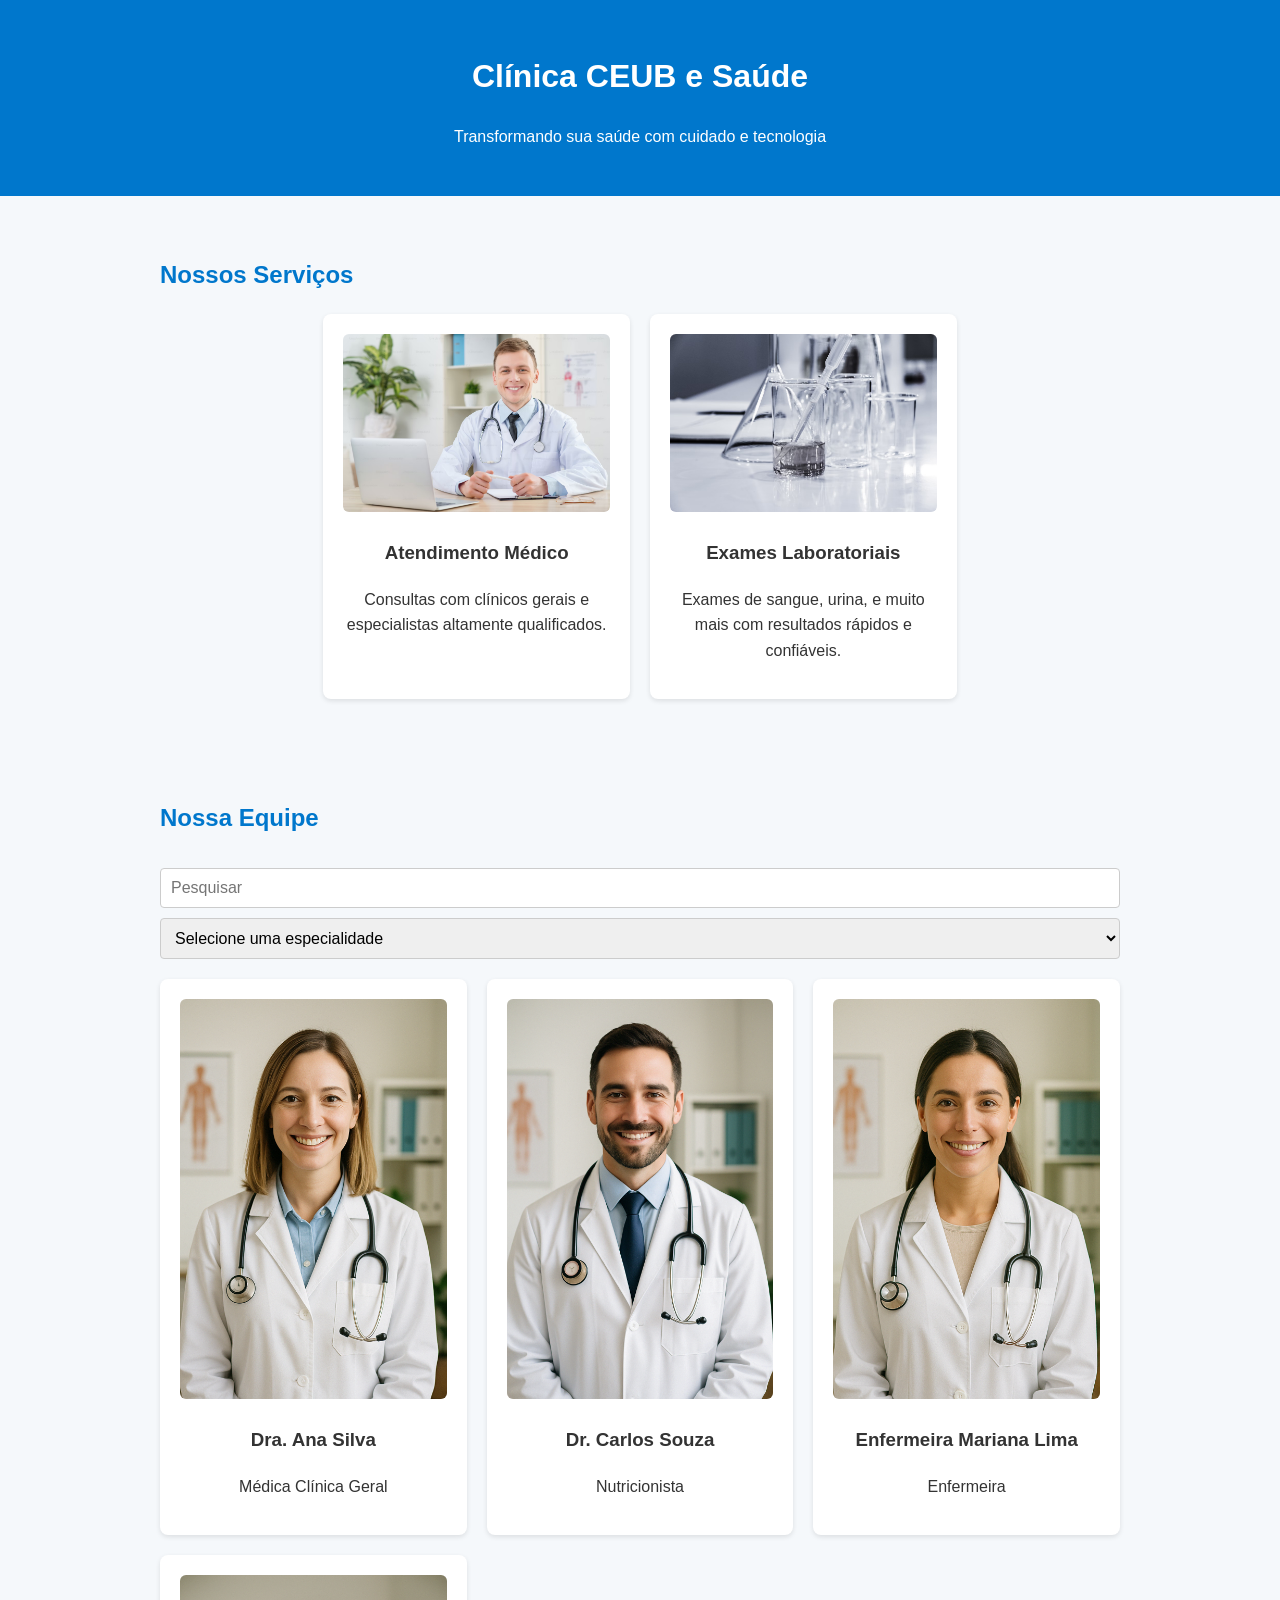
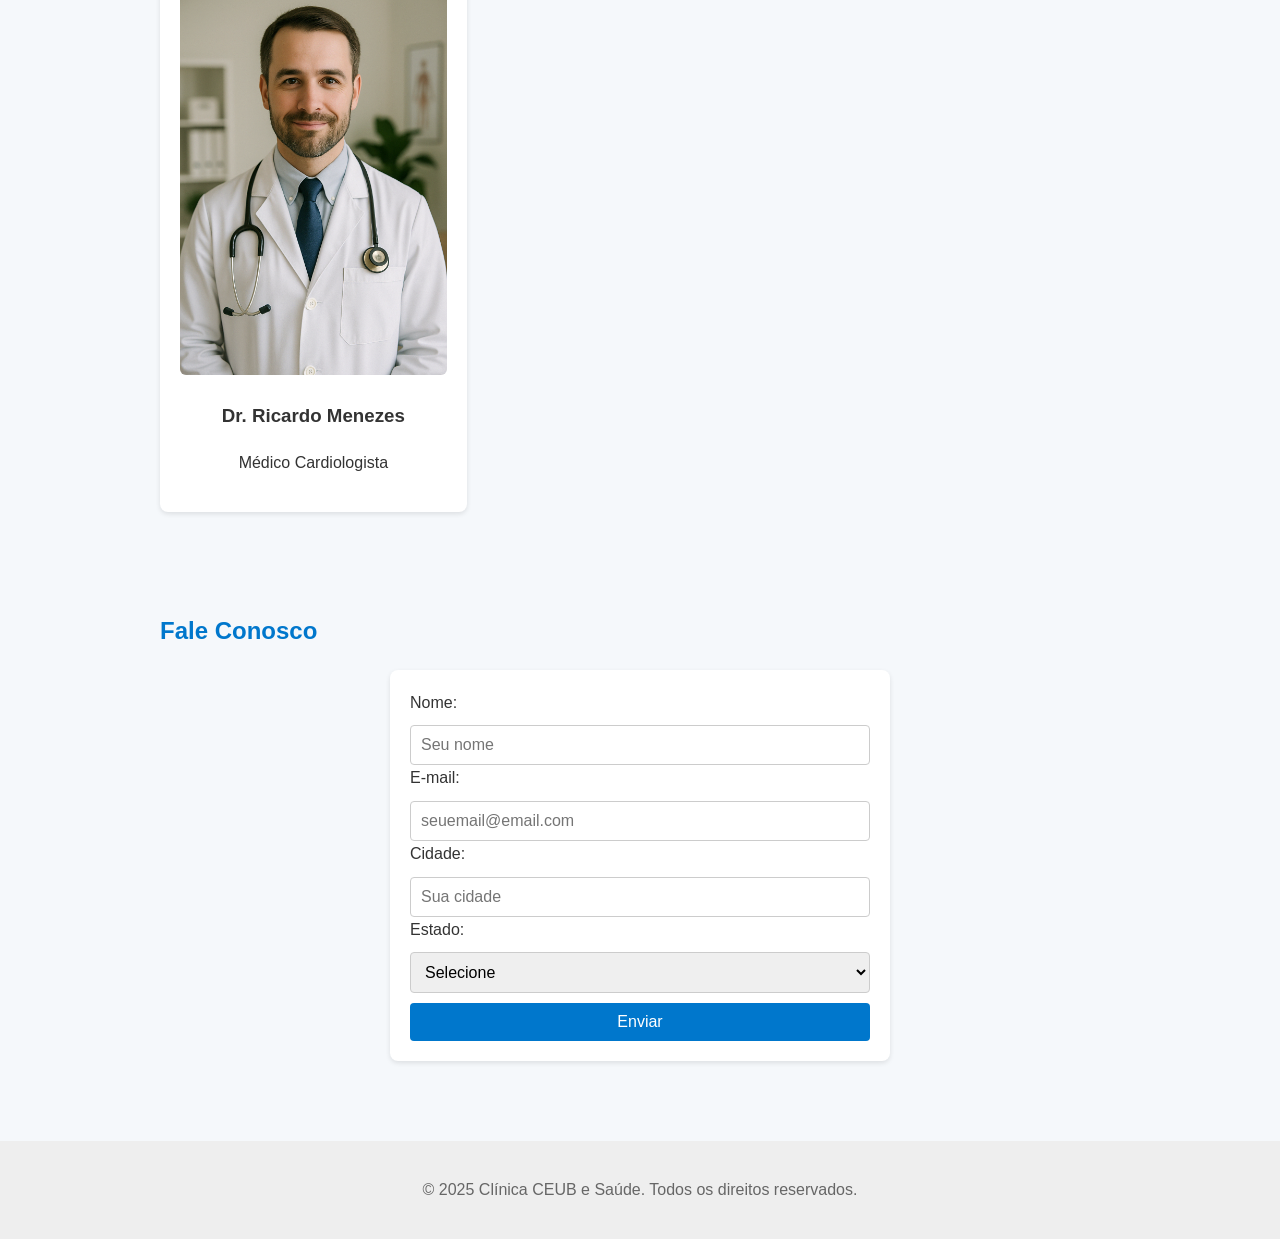
<file: index.html>
<!DOCTYPE html>
<html lang="pt-br">
  <head>
    <meta charset="UTF-8" />
    <meta name="viewport" content="width=device-width, initial-scale=1" />
    <title>Clínica CEUB e Saúde</title>
    <link rel="stylesheet" href="index.css" />
  </head>
  <body>
    <header>
      <h1>Clínica CEUB e Saúde</h1>
      <p>Transformando sua saúde com cuidado e tecnologia</p>
    </header>

    <section>
      <h2>Nossos Serviços</h2>
      <div class="servicos">
        <div class="servico">
          <img src="static/doctor.png" alt="Atendimento Médico" />
          <h3>Atendimento Médico</h3>
          <p>
            Consultas com clínicos gerais e especialistas altamente
            qualificados.
          </p>
        </div>
        <div class="servico">
          <img src="static/lab.png" alt="Exames Laboratoriais" />
          <h3>Exames Laboratoriais</h3>
          <p>
            Exames de sangue, urina, e muito mais com resultados rápidos e
            confiáveis.
          </p>
        </div>
      </div>
    </section>

    <section>
      <h2>Nossa Equipe</h2>
      <div class="busca-container">
        <input type="text" id="busca" placeholder="Pesquisar" />
        <select id="especialidade">
        </select>
      </div>
      <div class="equipe"></div>
    </section>

    <section>
      <h2>Fale Conosco</h2>
      <form>
        <label for="nome">Nome:</label>
        <input type="text" id="nome" name="nome" placeholder="Seu nome" />

        <label for="email">E-mail:</label>
        <input
          type="email"
          id="email"
          name="email"
          placeholder="seuemail@email.com"
        />

        <label for="cidade">Cidade:</label>
        <input type="text" id="cidade" name="cidade" placeholder="Sua cidade" />

        <label for="estado">Estado:</label>
        <select id="estado" name="estado">
          <option value="">Selecione</option>
          <option value="SP">São Paulo</option>
          <option value="RJ">Rio de Janeiro</option>
          <option value="MG">Minas Gerais</option>
          <option value="RS">Rio Grande do Sul</option>
        </select>

        <button type="submit">Enviar</button>
      </form>
    </section>

    <footer>
      <p>&copy; 2025 Clínica CEUB e Saúde. Todos os direitos reservados.</p>
    </footer>

    <script type="module" src="js/main.js"></script>
  </body>
</html>
</file>
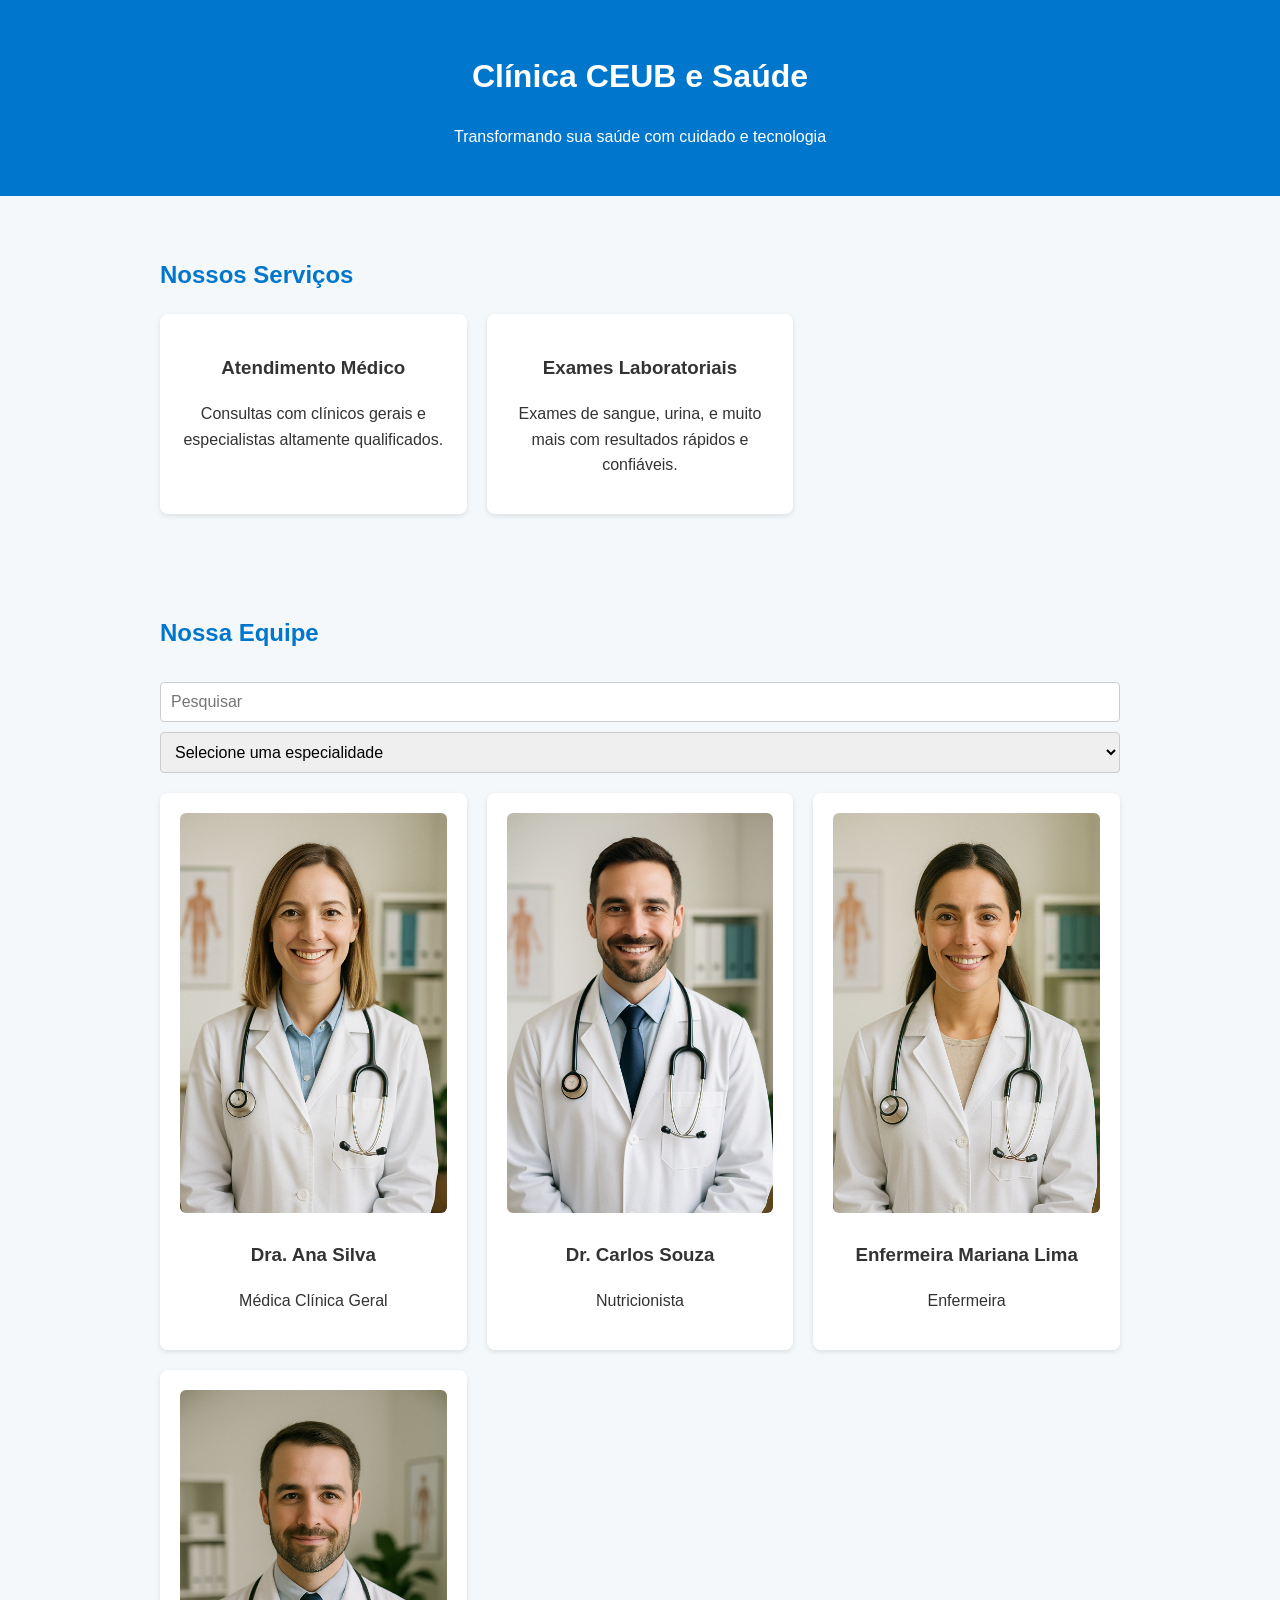
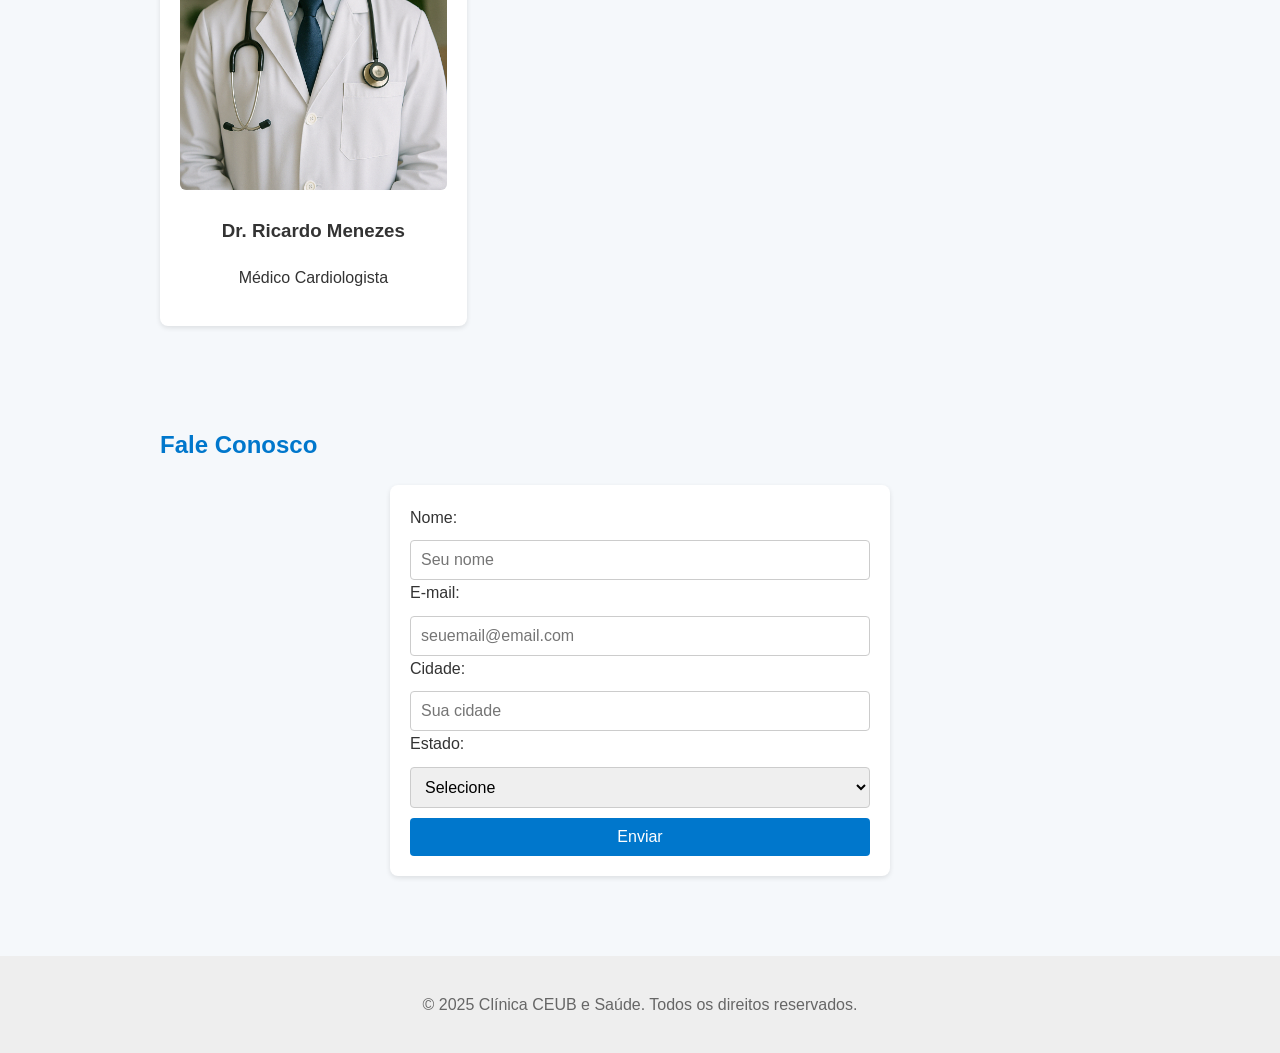
<file: frontend/index.html>
<!DOCTYPE html>
<html lang="pt-br">
  <head>
    <meta charset="UTF-8" />
    <meta name="viewport" content="width=device-width, initial-scale=1" />
    <title>Clínica CEUB e Saúde</title>
    <link rel="stylesheet" href="index.css" />
  </head>
  <body>
    <header>
      <h1>Clínica CEUB e Saúde</h1>
      <p>Transformando sua saúde com cuidado e tecnologia</p>
    </header>

    <section>
      <h2>Nossos Serviços</h2>
      <div class="servicos">
        <div class="servico">
          <h3>Atendimento Médico</h3>
          <p>
            Consultas com clínicos gerais e especialistas altamente
            qualificados.
          </p>
        </div>
        <div class="servico">
          <h3>Exames Laboratoriais</h3>
          <p>
            Exames de sangue, urina, e muito mais com resultados rápidos e
            confiáveis.
          </p>
        </div>
      </div>
    </section>

    <section>
      <h2>Nossa Equipe</h2>
      <div class="busca-container">
        <input type="text" id="busca" placeholder="Pesquisar" />
        <select id="especialidade">
        </select>
      </div>
      <div class="equipe"></div>
    </section>

    <section>
      <h2>Fale Conosco</h2>
      <form>
        <label for="nome">Nome:</label>
        <input type="text" id="nome" name="nome" placeholder="Seu nome" />

        <label for="email">E-mail:</label>
        <input
          type="email"
          id="email"
          name="email"
          placeholder="seuemail@email.com"
        />

        <label for="cidade">Cidade:</label>
        <input type="text" id="cidade" name="cidade" placeholder="Sua cidade" />

        <label for="estado">Estado:</label>
        <select id="estado" name="estado">
          <option value="">Selecione</option>
          <option value="SP">São Paulo</option>
          <option value="RJ">Rio de Janeiro</option>
          <option value="MG">Minas Gerais</option>
          <option value="RS">Rio Grande do Sul</option>
        </select>

        <button type="submit">Enviar</button>
      </form>
    </section>

    <footer>
      <p>&copy; 2025 Clínica CEUB e Saúde. Todos os direitos reservados.</p>
    </footer>

    <script type="module" src="js/main.js"></script>
  </body>
</html>
</file>
<file: index.css>
html {
  box-sizing: border-box;
}
*, *:before, *:after {
  box-sizing: border-box;
}

body {
  font-family: Arial, sans-serif;
  margin: 0;
  padding: 0;
  line-height: 1.6;
  background-color: #f5f8fb;
  color: #333;
}

header {
  background-color: #0077cc;
  color: white;
  padding: 30px 20px;
  text-align: center;
}

section {
  padding: 40px 20px;
  max-width: 1000px;
  margin: auto;
}

h2 {
  color: #0077cc;
}

.servicos,
.equipe {
  display: flex;
  flex-wrap: wrap;
  gap: 20px;
  justify-content: flex-start;
}

.servicos {
  justify-content: center;
}

.busca-container {
  width: 100%;
  margin-bottom: 20px;
}

.busca-container input {
  width: 100%;
  padding: 10px;
  border-radius: 4px;
}

.servico,
.membro {
  background: white;
  padding: 20px;
  border-radius: 8px;
  width: calc((100% - 40px) / 3);
  box-shadow: 0 2px 5px rgba(0, 0, 0, 0.1);
  text-align: center;
}

@media (max-width: 768px) {
  .servico,
  .membro {
    width: calc((100% - 20px) / 2);
  }
}

@media (max-width: 480px) {
  .servico,
  .membro {
    width: 100%;
  }
}

.servico img,
.membro img {
  width: 100%;
  height: auto;
  border-radius: 6px;
}

form {
  background: white;
  padding: 20px;
  border-radius: 8px;
  max-width: 500px;
  margin: 0 auto;
  box-shadow: 0 2px 5px rgba(0, 0, 0, 0.1);
}

input,
select,
button {
  width: 100%;
  padding: 10px;
  margin-top: 10px;
  border-radius: 4px;
  border: 1px solid #ccc;
  font-size: 16px;
}

button {
  background-color: #0077cc;
  color: white;
  border: none;
  cursor: pointer;
  transition: background 0.3s;
}

button:hover {
  background-color: #005fa3;
}

footer {
  text-align: center;
  padding: 20px;
  background-color: #eee;
  color: #666;
  margin-top: 40px;
}
</file>
<file: frontend/index.css>
html {
  box-sizing: border-box;
}
*, *:before, *:after {
  box-sizing: border-box;
}

body {
  font-family: Arial, sans-serif;
  margin: 0;
  padding: 0;
  line-height: 1.6;
  background-color: #f5f8fb;
  color: #333;
}

header {
  background-color: #0077cc;
  color: white;
  padding: 30px 20px;
  text-align: center;
}

section {
  padding: 40px 20px;
  max-width: 1000px;
  margin: auto;
}

h2 {
  color: #0077cc;
}

.servicos,
.equipe {
  display: flex;
  flex-wrap: wrap;
  gap: 20px;
  justify-content: flex-start;
}

.busca-container {
  width: 100%;
  margin-bottom: 20px;
}

.busca-container input {
  width: 100%;
  padding: 10px;
  border-radius: 4px;
}

.servico,
.membro {
  background: white;
  padding: 20px;
  border-radius: 8px;
  width: calc((100% - 40px) / 3);
  box-shadow: 0 2px 5px rgba(0, 0, 0, 0.1);
  text-align: center;
}

@media (max-width: 768px) {
  .servico,
  .membro {
    width: calc((100% - 20px) / 2);
  }
}

@media (max-width: 480px) {
  .servico,
  .membro {
    width: 100%;
  }
}

.servico img,
.membro img {
  width: 100%;
  height: auto;
  border-radius: 6px;
}

form {
  background: white;
  padding: 20px;
  border-radius: 8px;
  max-width: 500px;
  margin: 0 auto;
  box-shadow: 0 2px 5px rgba(0, 0, 0, 0.1);
}

input,
select,
button {
  width: 100%;
  padding: 10px;
  margin-top: 10px;
  border-radius: 4px;
  border: 1px solid #ccc;
  font-size: 16px;
}

button {
  background-color: #0077cc;
  color: white;
  border: none;
  cursor: pointer;
  transition: background 0.3s;
}

button:hover {
  background-color: #005fa3;
}

footer {
  text-align: center;
  padding: 20px;
  background-color: #eee;
  color: #666;
  margin-top: 40px;
}
</file>
